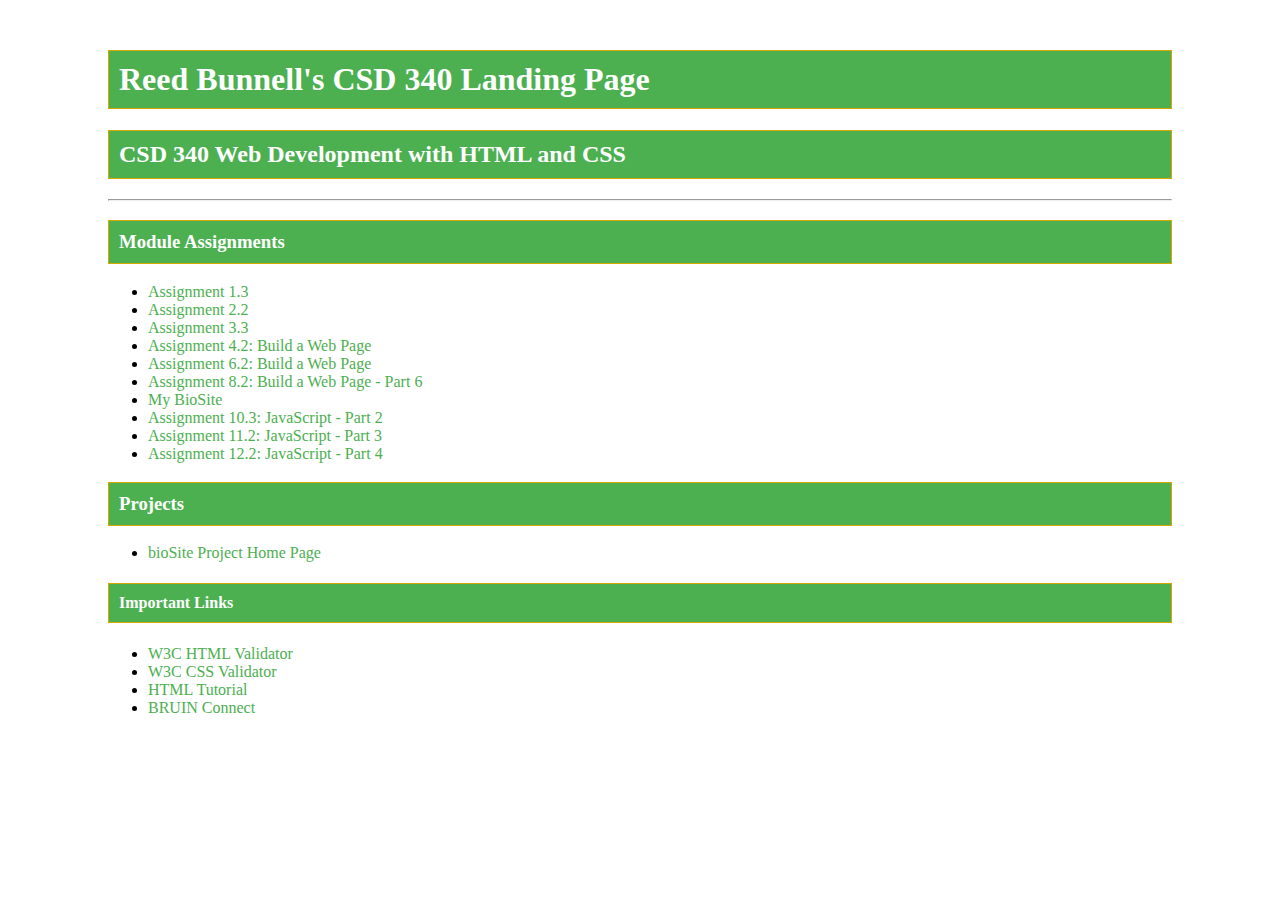
<file: index.html>
<!DOCTYPE html>
<html lang="en">
<head>
    <meta charset="UTF-8">
    <meta name="viewport" content="width=device-width, initial-scale=1.0">
    <title>Reed Bunnell CSD 340 Landing Page</title>
    <link rel="stylesheet" href="site.css">
</head>
<body>
    <div id="container">
        <h1>Reed Bunnell's CSD 340 Landing Page</h1>
        <h2>CSD 340 Web Development with HTML and CSS</h2>
        <hr>

        <h3>Module Assignments</h3>
        <ul>
            <li><a href="module-1/Bunnell_Mod1_3.html">Assignment 1.3</a></li>
            <li><a href="module-2/Bunnell_Mod2_2.html">Assignment 2.2</a></li>
            <li><a href="module-3/Bunnell_Mod3_3.html">Assignment 3.3</a></li>
            <li><a href="module-4/Bunnell_Mod4_2.html">Assignment 4.2: Build a Web Page</a></li>
            <li><a href="module-6/Bunnell_Mod6_2.html">Assignment 6.2: Build a Web Page</a></li>
            <li><a href="module-8/Bunnell_Mod8_2.html">Assignment 8.2: Build a Web Page - Part 6</a></li>
            <li><a href="biosite/index.html">My BioSite</a></li>
            <li><a href="module-10/Bunnell_Mod10.3.html">Assignment 10.3: JavaScript - Part 2</a></li>
            <li><a href="module-11/Bunnell_Mod11_2.html">Assignment 11.2: JavaScript - Part 3</a></li>
            <li><a href="module-12/Bunnell_Mod12_2.html">Assignment 12.2: JavaScript - Part 4</a></li>

        </ul>

        <h3>Projects</h3>
        <ul>
            <li><a href="biosite/index.html">bioSite Project Home Page</a></li>
        </ul>

        <h4>Important Links</h4>
        <ul>
            <li><a href="https://validator.w3.org/">W3C HTML Validator</a></li>
            <li><a href="http://jigsaw.w3.org/css-validator/">W3C CSS Validator</a></li>
            <li><a href="https://www.w3schools.com/html/">HTML Tutorial</a></li>
            <li><a href="https://bruinconnect.bellevue.edu/">BRUIN Connect</a></li>
        </ul>
    </div>
</body>
</html>
<!-- force redeploy: 2025-09-14T21:07:11 -->
<!-- force redeploy 2025-09-14T21:12:39 -->
<!-- trigger redeploy 2025-09-14T21:16:02 -->
<!-- trigger redeploy 2025-09-14T21:20:16 -->
<!-- redeploy 2025-09-14T21:28:26 -->
</file>
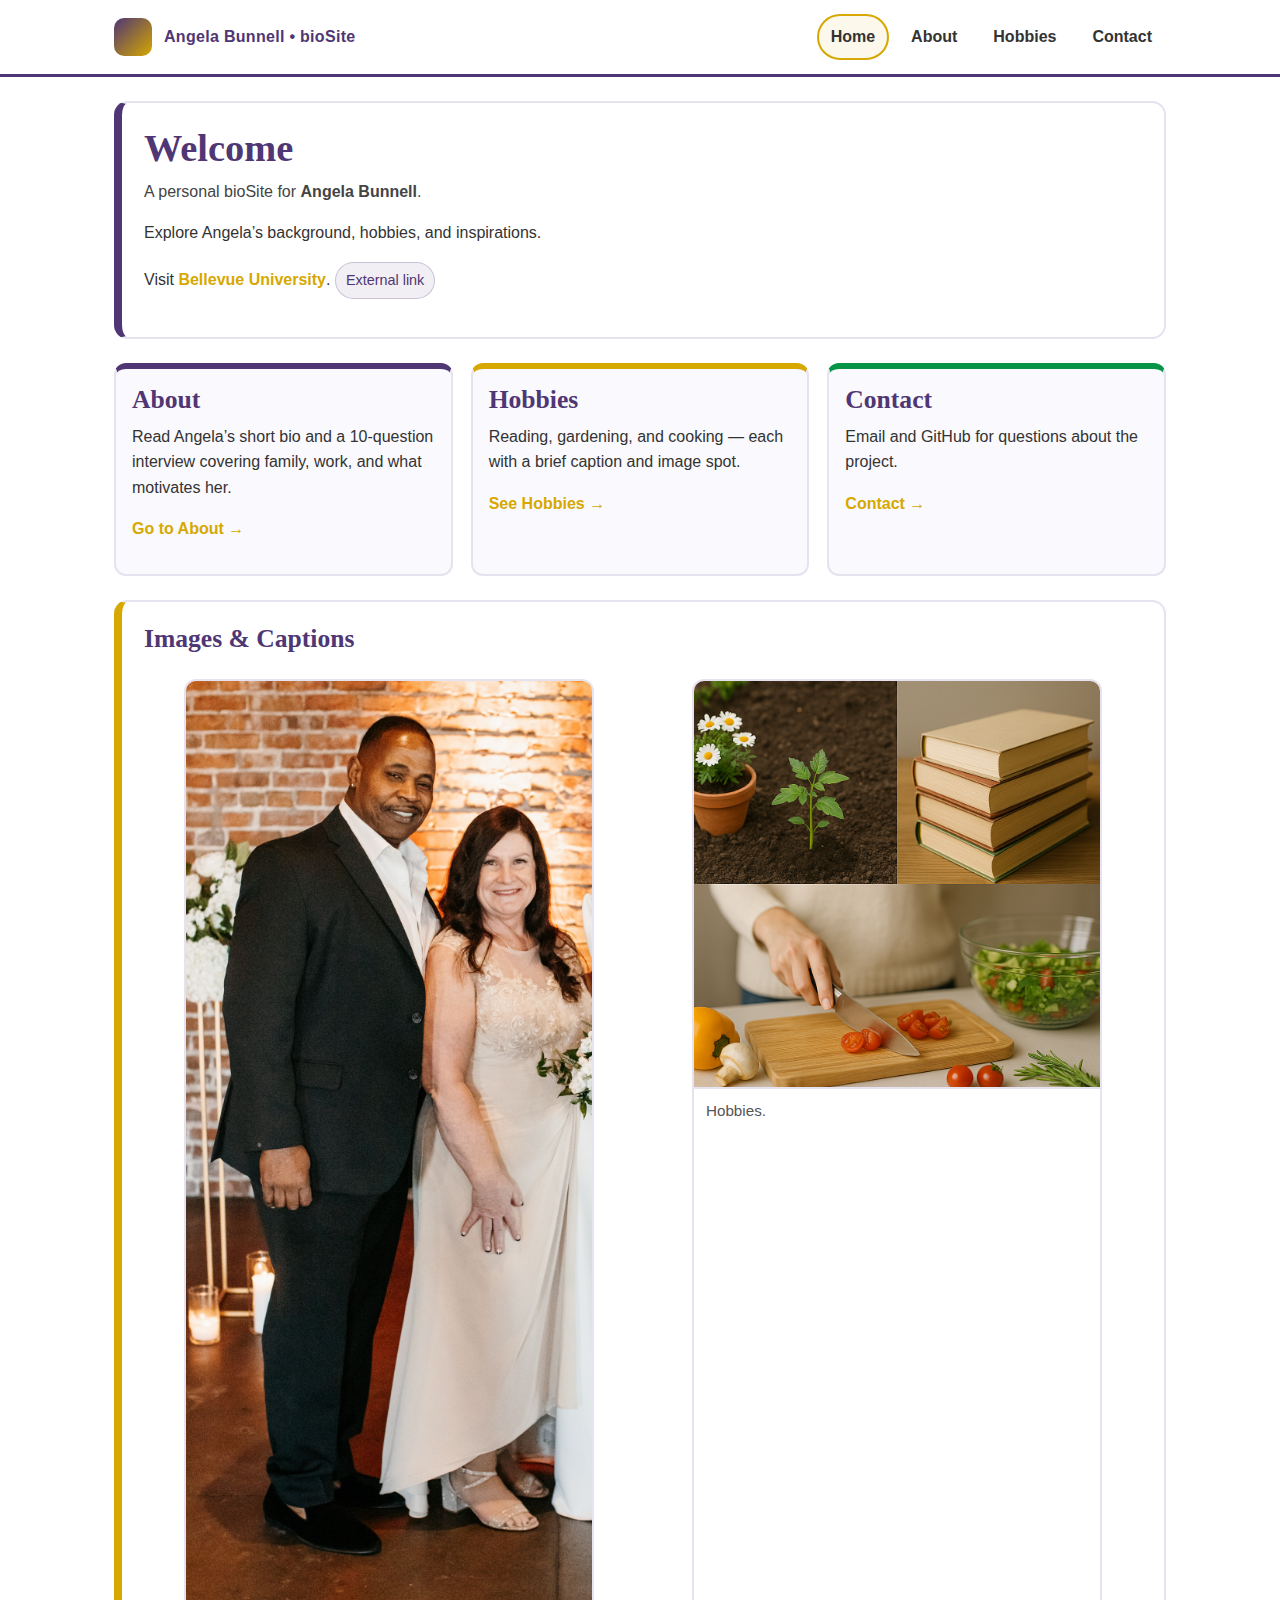
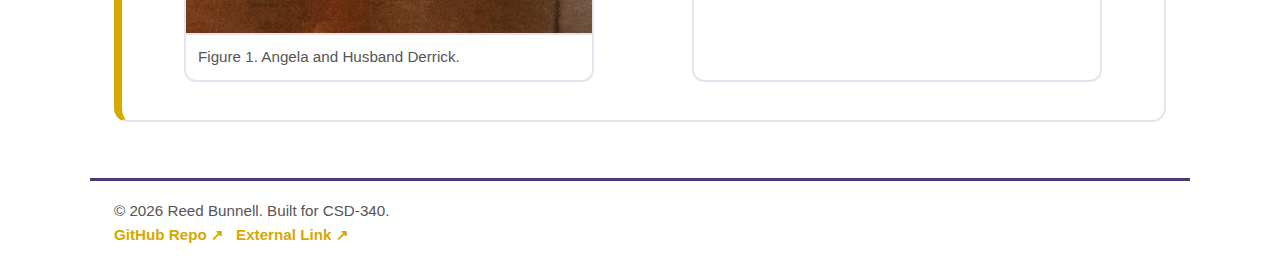
<file: biosite/index.html>
<!doctype html>
<html lang="en">
<head>
  <meta charset="utf-8" />
  <meta name="viewport" content="width=device-width,initial-scale=1" />
  <title>Angela Bunnell | bioSite</title>
  <link rel="stylesheet" href="styles.css" />
</head>
<body>
  <nav>
    <div class="navbar container" role="navigation" aria-label="Primary">
      <div class="brand">
        <div class="brand-logo" aria-hidden="true"></div>
        <div class="brand-name">Angela Bunnell • bioSite</div>
      </div>
      <div class="nav-links">
        <a class="nav-link" href="index.html" aria-current="page">Home</a>
        <a class="nav-link" href="about.html">About</a>
        <a class="nav-link" href="hobbies.html">Hobbies</a>
        <a class="nav-link" href="Contact.html">Contact</a>
      </div>
    </div>
  </nav>

  <main class="container">
    <section class="section">
      <h1>Welcome</h1>
      <p class="lead">
        A personal bioSite for <strong>Angela Bunnell</strong>.
      </p>
      <p>
        Explore Angela’s background, hobbies, and inspirations.
      </p>
      <p>
        Visit <a href="https://bellevue.edu" target="_blank" rel="noopener">Bellevue University</a>.
        <span class="badge">External link</span>
      </p>
    </section>

    <section class="grid">
      <article class="card card--purple">
        <h2>About</h2>
        <p>Read Angela’s short bio and a 10‑question interview covering family, work, and what motivates her.</p>
        <p><a href="about.html">Go to About →</a></p>
      </article>
      <article class="card">
        <h2>Hobbies</h2>
        <p>Reading, gardening, and cooking — each with a brief caption and image spot.</p>
        <p><a href="hobbies.html">See Hobbies →</a></p>
      </article>
      <article class="card card--green">
        <h2>Contact</h2>
        <p>Email and GitHub for questions about the project.</p>
        <p><a href="Contact.html">Contact →</a></p>
      </article>
    </section>

    <section class="section section--gold" aria-label="Images with captions">
      <h2>Images & Captions</h2>
      <div class="grid">
        <figure class="figure">
          <img class="responsive" src="assets/images/landing1.jpg" alt="Portrait placeholder" />
          <figcaption>Figure 1. Angela and Husband Derrick.</figcaption>
        </figure>
        <figure class="figure">
          <img class="responsive" src="assets/images/landing2.jpg" alt="Gallery placeholder" />
          <figcaption>Hobbies.</figcaption>
        </figure>
      </div>
    </section>
  </main>

  <footer class="footer container">
    <div>© <span id="year"></span> Reed Bunnell. Built for CSD‑340.</div>
    <ul class="inline">
      <li><a href="https://github.com/Mcdough12/bioSite" target="_blank" rel="noopener">GitHub Repo ↗</a></li>
      <li><a href="https://bellevue.edu" target="_blank" rel="noopener">External Link ↗</a></li>
    </ul>
    <script>document.getElementById("year").textContent = new Date().getFullYear();</script>
  </footer>
</body>
</html>
</file>
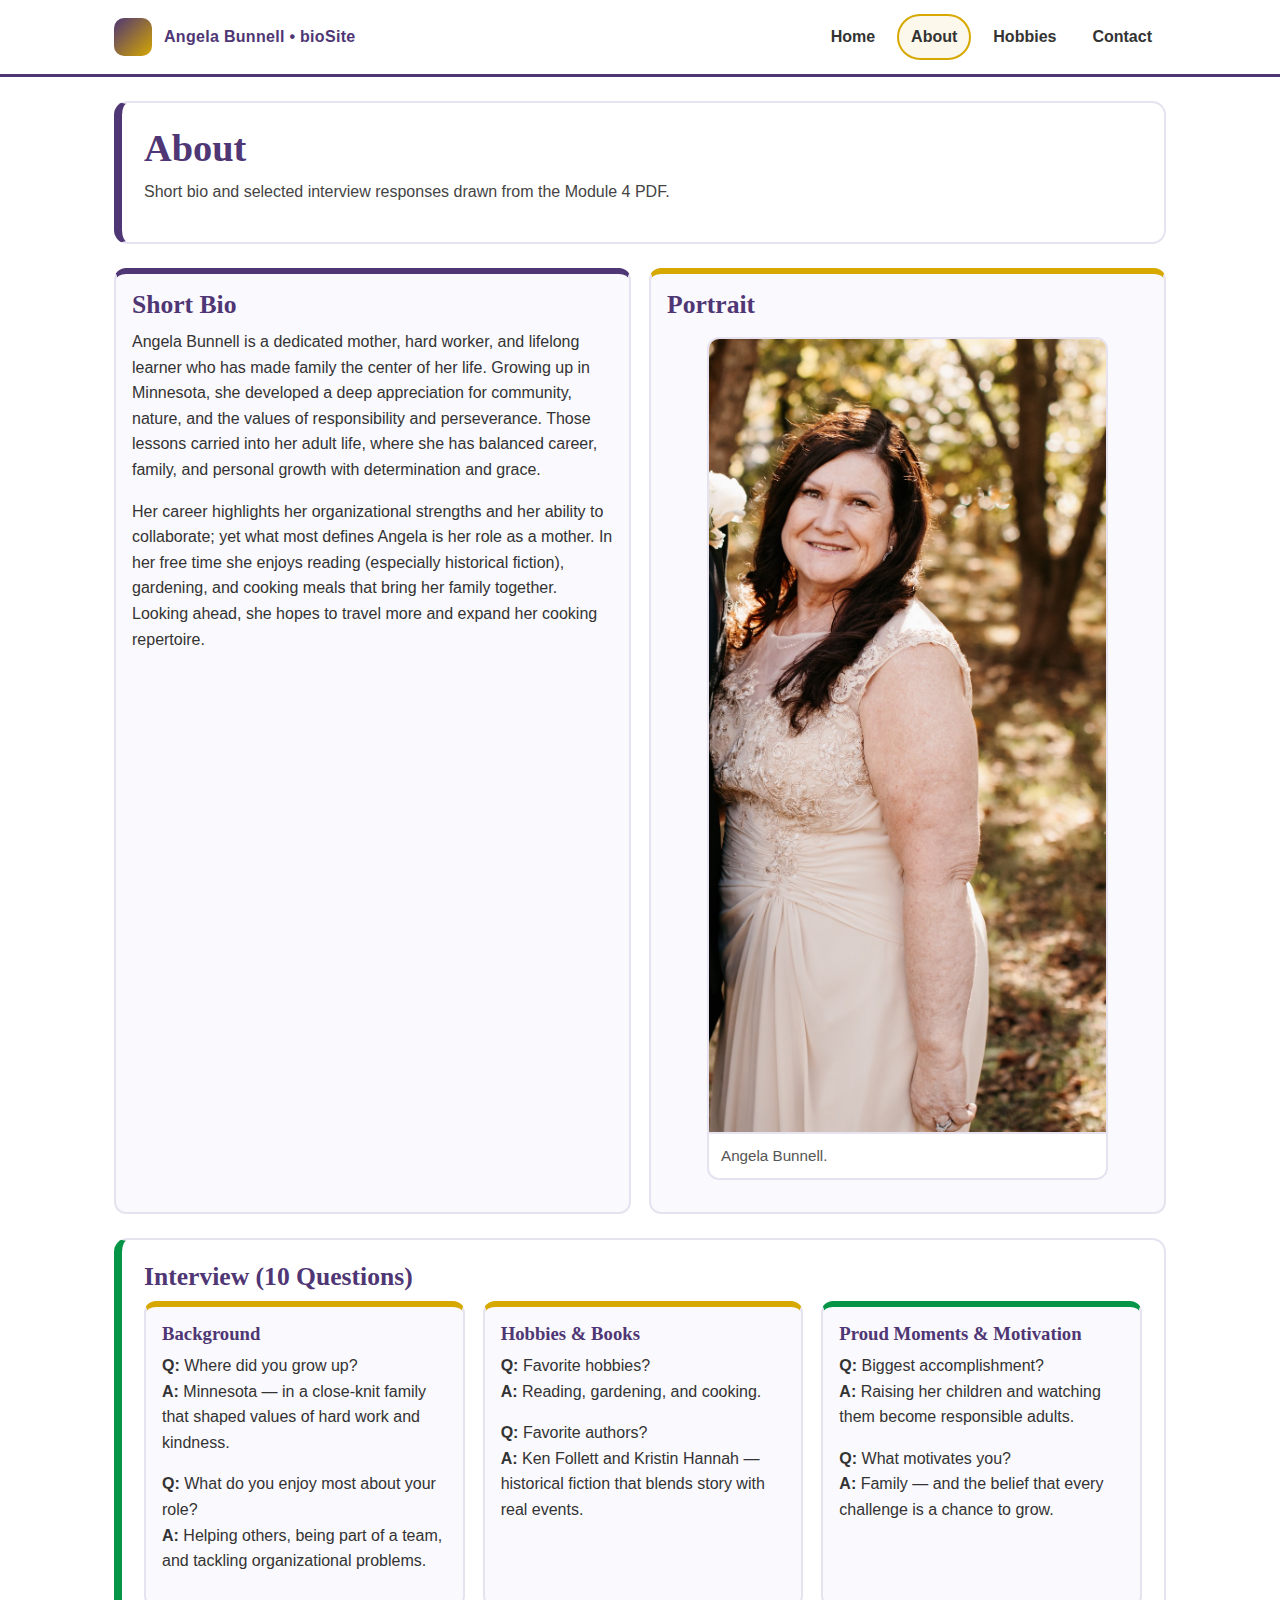
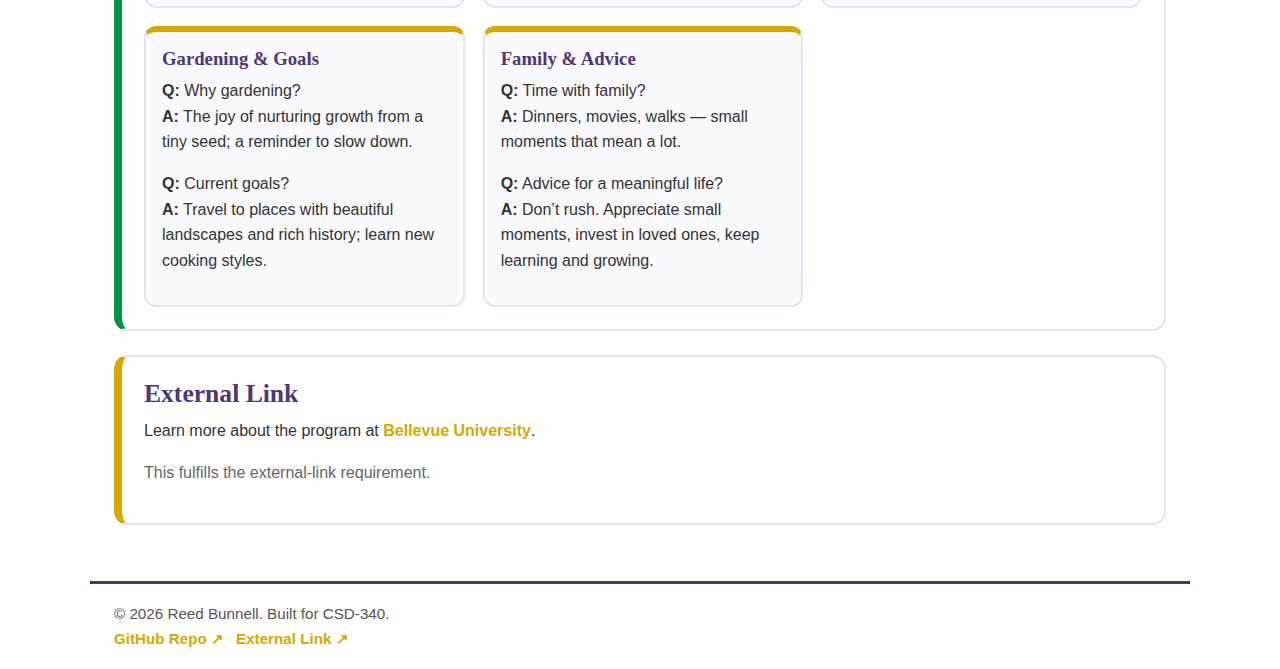
<file: biosite/about.html>
<!doctype html>
<html lang="en">
<head>
  <meta charset="utf-8" />
  <meta name="viewport" content="width=device-width,initial-scale=1" />
  <title>About • Angela Bunnell</title>
  <link rel="stylesheet" href="styles.css" />
</head>
<body>
  <nav>
    <div class="navbar container" role="navigation" aria-label="Primary">
      <div class="brand">
        <div class="brand-logo" aria-hidden="true"></div>
        <div class="brand-name">Angela Bunnell • bioSite</div>
      </div>
      <div class="nav-links">
        <a class="nav-link" href="index.html">Home</a>
        <a class="nav-link" href="about.html" aria-current="page">About</a>
        <a class="nav-link" href="hobbies.html">Hobbies</a>
        <a class="nav-link" href="Contact.html">Contact</a>
      </div>
    </div>
  </nav>

  <main class="container">
    <section class="section">
      <h1>About</h1>
      <p class="lead">Short bio and selected interview responses drawn from the Module&nbsp;4 PDF.</p>
    </section>

    <section class="grid" aria-label="Bio overview">
      <article class="card card--purple">
        <h2>Short Bio</h2>
        <p>Angela Bunnell is a dedicated mother, hard worker, and lifelong learner who has made family the center of her life. Growing up in Minnesota, she developed a deep appreciation for community, nature, and the values of responsibility and perseverance. Those lessons carried into her adult life, where she has balanced career, family, and personal growth with determination and grace.</p>
        <p>Her career highlights her organizational strengths and her ability to collaborate; yet what most defines Angela is her role as a mother. In her free time she enjoys reading (especially historical fiction), gardening, and cooking meals that bring her family together. Looking ahead, she hopes to travel more and expand her cooking repertoire.</p>
      </article>

    <article class="card">
  <h2>Portrait</h2>
  <figure class="figure">
    <img class="responsive" src="assets/images/portrait.jpg" alt="Portrait of Angela Bunnell" />
    <figcaption>Angela Bunnell.</figcaption>
  </figure>
</article>
    </section>

    <section class="section section--green" aria-label="Interview">
      <h2>Interview (10 Questions)</h2>
      <div class="grid">
        <article class="card">
          <h3>Background</h3>
          <p><strong>Q:</strong> Where did you grow up?<br>
             <strong>A:</strong> Minnesota — in a close‑knit family that shaped values of hard work and kindness.</p>
          <p><strong>Q:</strong> What do you enjoy most about your role?<br>
             <strong>A:</strong> Helping others, being part of a team, and tackling organizational problems.</p>
        </article>

        <article class="card">
          <h3>Hobbies & Books</h3>
          <p><strong>Q:</strong> Favorite hobbies?<br>
             <strong>A:</strong> Reading, gardening, and cooking.</p>
          <p><strong>Q:</strong> Favorite authors?<br>
             <strong>A:</strong> Ken Follett and Kristin Hannah — historical fiction that blends story with real events.</p>
        </article>

        <article class="card card--green">
          <h3>Proud Moments & Motivation</h3>
          <p><strong>Q:</strong> Biggest accomplishment?<br>
             <strong>A:</strong> Raising her children and watching them become responsible adults.</p>
          <p><strong>Q:</strong> What motivates you?<br>
             <strong>A:</strong> Family — and the belief that every challenge is a chance to grow.</p>
        </article>

        <article class="card">
          <h3>Gardening & Goals</h3>
          <p><strong>Q:</strong> Why gardening?<br>
             <strong>A:</strong> The joy of nurturing growth from a tiny seed; a reminder to slow down.</p>
          <p><strong>Q:</strong> Current goals?<br>
             <strong>A:</strong> Travel to places with beautiful landscapes and rich history; learn new cooking styles.</p>
        </article>

        <article class="card">
          <h3>Family & Advice</h3>
          <p><strong>Q:</strong> Time with family?<br>
             <strong>A:</strong> Dinners, movies, walks — small moments that mean a lot.</p>
          <p><strong>Q:</strong> Advice for a meaningful life?<br>
             <strong>A:</strong> Don’t rush. Appreciate small moments, invest in loved ones, keep learning and growing.</p>
        </article>
      </div>
    </section>

    <section class="section section--gold">
      <h2>External Link</h2>
      <p>Learn more about the program at <a href="https://bellevue.edu" target="_blank" rel="noopener">Bellevue University</a>.</p>
      <p class="muted">This fulfills the external‑link requirement.</p>
    </section>
  </main>

  <footer class="footer container">
    <div>© <span id="year"></span> Reed Bunnell. Built for CSD‑340.</div>
    <ul class="inline">
      <li><a href="https://github.com/Mcdough12/bioSite" target="_blank" rel="noopener">GitHub Repo ↗</a></li>
      <li><a href="https://bellevue.edu" target="_blank" rel="noopener">External Link ↗</a></li>
    </ul>
    <script>document.getElementById('year').textContent = new Date().getFullYear();</script>
  </footer>
</body>
</html>
</file>
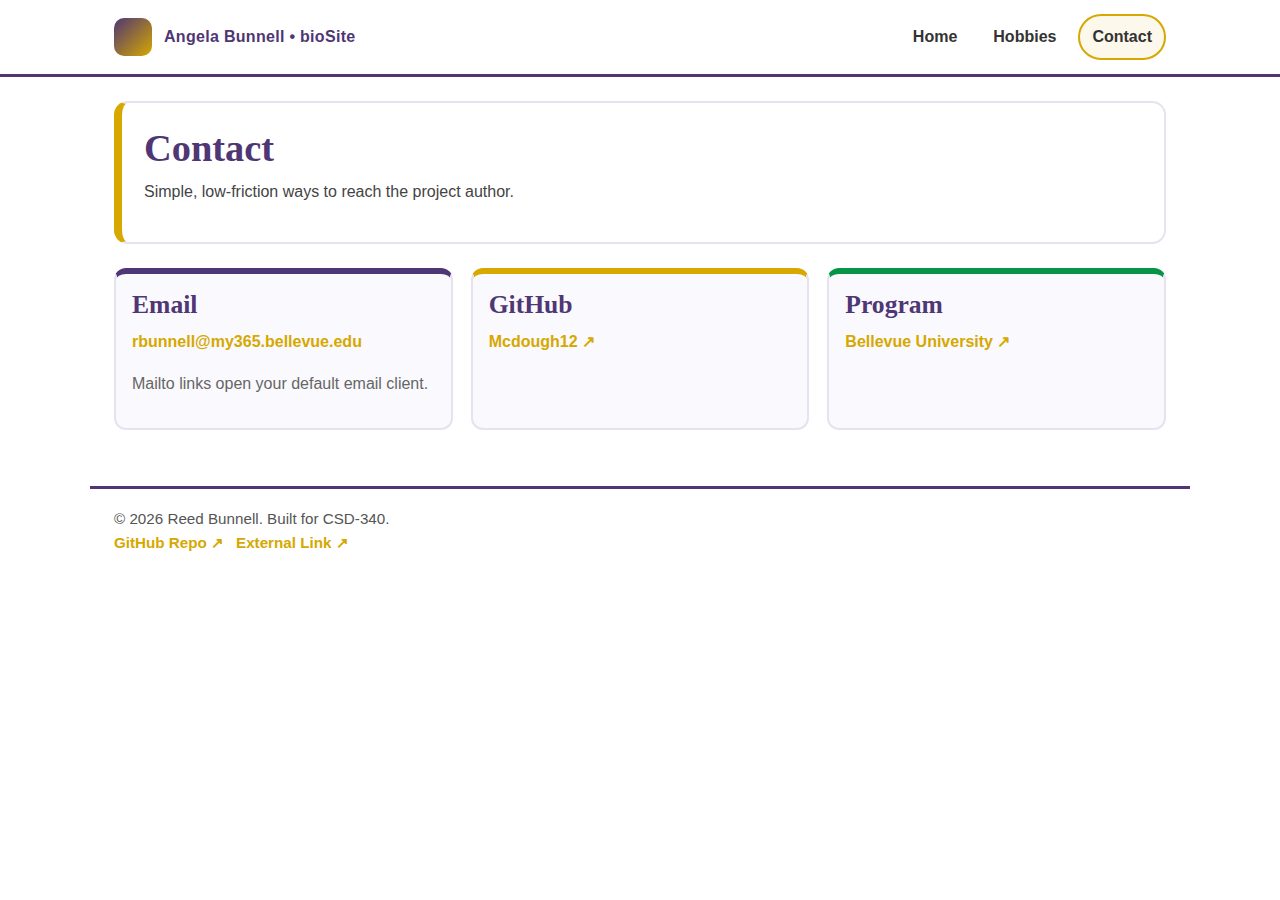
<file: biosite/Contact.html>
<!doctype html>
<html lang="en">
<head>
  <meta charset="utf-8" />
  <meta name="viewport" content="width=device-width,initial-scale=1" />
  <title>Contact • Angela Bunnell</title>
  <link rel="stylesheet" href="styles.css" />
</head>
<body>
  <nav>
    <div class="navbar container" role="navigation" aria-label="Primary">
      <div class="brand">
        <div class="brand-logo" aria-hidden="true"></div>
        <div class="brand-name">Angela Bunnell • bioSite</div>
      </div>
      <div class="nav-links">
        <a class="nav-link" href="index.html">Home</a>
        <a class="nav-link" href="hobbies.html">Hobbies</a>
        <a class="nav-link" href="Contact.html" aria-current="page">Contact</a>
      </div>
    </div>
  </nav>

  <main class="container">
    <section class="section section--gold">
      <h1>Contact</h1>
      <p class="lead">Simple, low‑friction ways to reach the project author.</p>
    </section>

    <section class="grid">
      <article class="card card--purple">
        <h2>Email</h2>
        <p><a href="mailto:rbunnell@my365.bellevue.edu">rbunnell@my365.bellevue.edu</a></p>
        <p class="muted">Mailto links open your default email client.</p>
      </article>

      <article class="card">
        <h2>GitHub</h2>
        <p><a href="https://github.com/Mcdough12" target="_blank" rel="noopener">Mcdough12 ↗</a></p>
      </article>

      <article class="card card--green">
        <h2>Program</h2>
        <p><a href="https://bellevue.edu" target="_blank" rel="noopener">Bellevue University ↗</a></p>
      </article>
    </section>
  </main>

  <footer class="footer container">
    <div>© <span id="year"></span> Reed Bunnell. Built for CSD‑340.</div>
    <ul class="inline">
      <li><a href="https://github.com/Mcdough12/bioSite" target="_blank" rel="noopener">GitHub Repo ↗</a></li>
      <li><a href="https://bellevue.edu" target="_blank" rel="noopener">External Link ↗</a></li>
    </ul>
    <script>document.getElementById('year').textContent = new Date().getFullYear();</script>
  </footer>
</body>
</html>
</file>
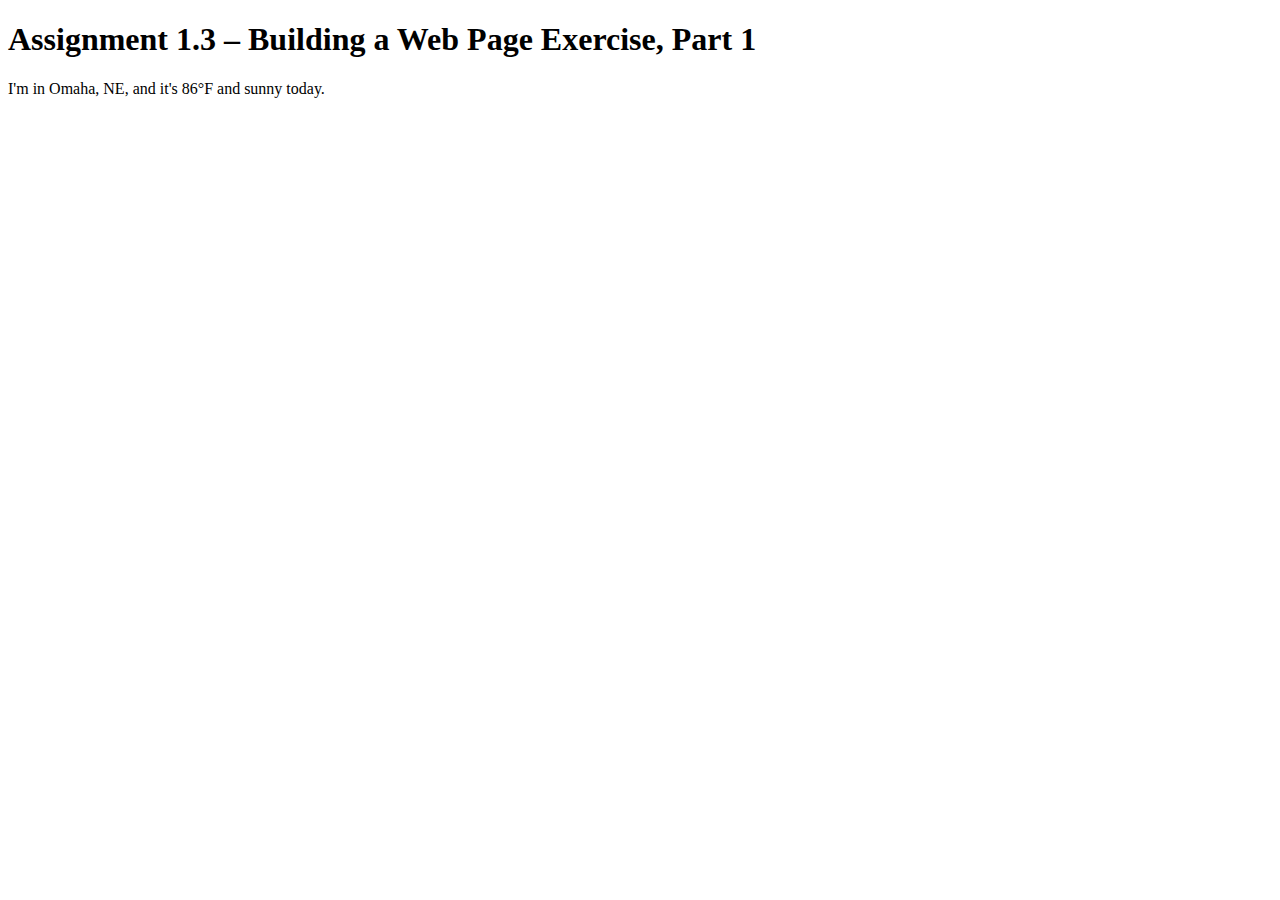
<file: module-1/Bunnell_Mod1_3.html>
<!DOCTYPE html>
<html lang="en">
<head>
  <meta charset="utf-8" />
  <meta name="viewport" content="width=device-width, initial-scale=1" />
  <title>CSD 340 Web Development with HTML and CSS</title>
</head>
<body>
  <h1>Assignment 1.3 – Building a Web Page Exercise, Part 1</h1>
  <p>I'm in Omaha, NE, and it's 86&deg;F and sunny today.</p>
</body>
</html>
</file>
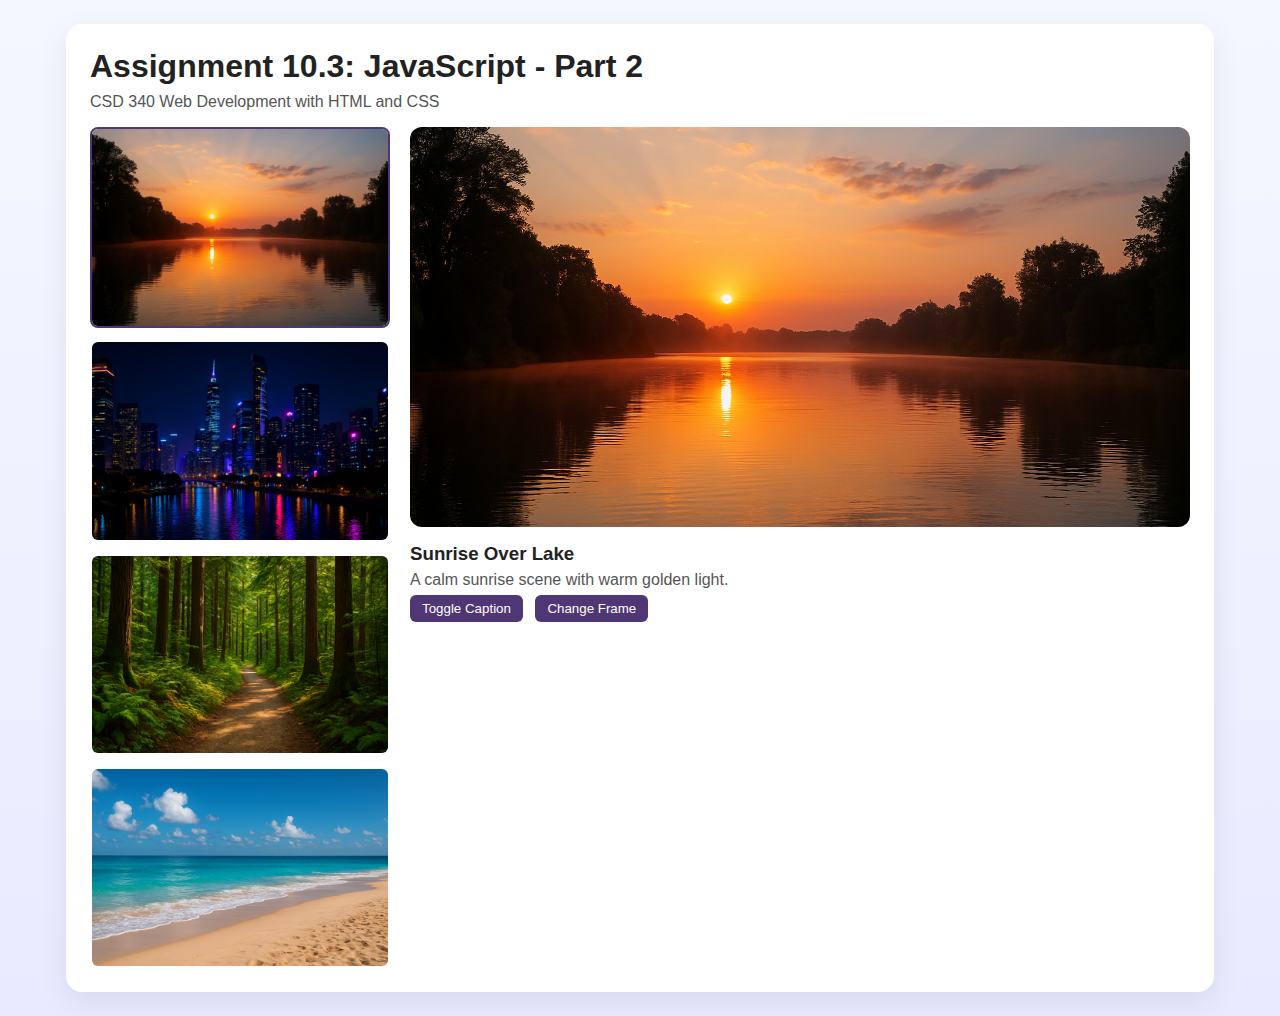
<file: module-10/Bunnell_Mod10.3.html>
<!DOCTYPE html>
<html lang="en">
<head>
  <meta charset="UTF-8" />
  <meta name="viewport" content="width=device-width, initial-scale=1" />
  <title>CSD 340 Web Development with HTML and CSS</title>
  <style>
    :root {
      --bg-1: #f5f7ff;
      --ink: #222;
      --ink-muted: #555;
      --accent: #4F3674;
      --card: #ffffff;
      --ring: rgba(79,54,116,0.25);
    }
    body {
      margin: 0;
      font-family: Arial, sans-serif;
      color: var(--ink);
      background: linear-gradient(180deg, var(--bg-1), #e8ebff);
      min-height: 100vh;
      display: flex;
      justify-content: center;
      align-items: center;
      padding: 24px;
    }
    .shell {
      width: min(1100px, 96vw);
      background: var(--card);
      border-radius: 16px;
      box-shadow: 0 10px 30px rgba(0,0,0,0.08);
      padding: 24px;
    }
    header h1 { margin: 0 0 8px; }
    header p { margin: 0 0 16px; color: var(--ink-muted); }

    .grid {
      display: grid;
      grid-template-columns: 300px 1fr;
      gap: 20px;
    }
    @media (max-width: 800px) {
      .grid { grid-template-columns: 1fr; }
    }
    .thumbs { display: grid; gap: 12px; }
    .thumb {
      border: 2px solid transparent;
      border-radius: 8px;
      overflow: hidden;
      cursor: pointer;
      transition: all 0.2s;
    }
    .thumb img {
      display: block;
      width: 100%;
      height: auto;
    }
    .thumb:hover { transform: scale(1.02); }
    .thumb.active { border-color: var(--accent); }

    .stage img {
      width: 100%;
      border-radius: 12px;
      max-height: 400px;
      object-fit: cover;
    }
    .meta { margin-top: 12px; }
    .meta h3 { margin: 0; }
    .meta p { margin: 6px 0; color: var(--ink-muted); }
    .btn {
      padding: 6px 12px;
      background: var(--accent);
      border: none;
      border-radius: 6px;
      color: white;
      cursor: pointer;
      margin-right: 8px;
    }
    .btn:hover { opacity: 0.9; }
  </style>
</head>
<body>
  <main class="shell">
    <header>
      <h1>Assignment 10.3: JavaScript - Part 2</h1>
      <p>CSD 340 Web Development with HTML and CSS</p>
    </header>

    <section class="grid">
      <!-- LEFT: Thumbnails -->
      <aside class="thumbs">
        <div class="thumb active" data-title="Sunrise Over Lake" data-desc="A calm sunrise scene with warm golden light." data-theme="sunrise" onclick="selectImage(this)">
          <img src="./images/sunrise.jpg" alt="Sunrise over a calm lake" />
        </div>
        <div class="thumb" data-title="City at Night" data-desc="A colorful city skyline glowing at night." data-theme="night" onclick="selectImage(this)">
          <img src="./images/city-night.jpg" alt="City skyline at night with neon lights" />
        </div>
        <div class="thumb" data-title="Forest Trail" data-desc="A peaceful trail winding through a sunlit forest." data-theme="forest" onclick="selectImage(this)">
          <img src="./images/forest-trail.jpg" alt="Forest trail surrounded by tall trees" />
        </div>
        <div class="thumb" data-title="Beach Day" data-desc="Sunny day at a sandy beach with turquoise water." data-theme="beach" onclick="selectImage(this)">
          <img src="./images/beach.jpg" alt="Sunny beach with clear blue water" />
        </div>
      </aside>

      <!-- RIGHT: Main Display -->
      <section class="stage">
        <img id="heroImg" src="./images/sunrise.jpg" alt="Selected hero image" />
        <div class="meta">
          <h3 id="heroTitle">Sunrise Over Lake</h3>
          <p id="heroDesc">A calm sunrise scene with warm golden light.</p>
          <button class="btn" onclick="toggleCaption()">Toggle Caption</button>
          <button class="btn" onclick="cycleFrame()">Change Frame</button>
        </div>
      </section>
    </section>
  </main>

  <script>
    const heroImg = document.getElementById('heroImg');
    const heroTitle = document.getElementById('heroTitle');
    const heroDesc = document.getElementById('heroDesc');
    const frames = ["none","4px solid #fff","6px solid #4F3674","8px double #222"];
    let frameIndex = 0;

    function selectImage(el) {
      document.querySelectorAll('.thumb').forEach(t => t.classList.remove('active'));
      el.classList.add('active');
      const img = el.querySelector('img');
      heroImg.src = img.src;
      heroImg.alt = img.alt;
      heroTitle.textContent = el.dataset.title;
      heroDesc.textContent = el.dataset.desc;
    }

    function toggleCaption() {
      heroDesc.style.display = (heroDesc.style.display === "none") ? "block" : "none";
      heroTitle.style.display = (heroTitle.style.display === "none") ? "block" : "none";
    }

    function cycleFrame() {
      frameIndex = (frameIndex + 1) % frames.length;
      heroImg.style.border = frames[frameIndex];
    }
  </script>
</body>
</html>
</file>
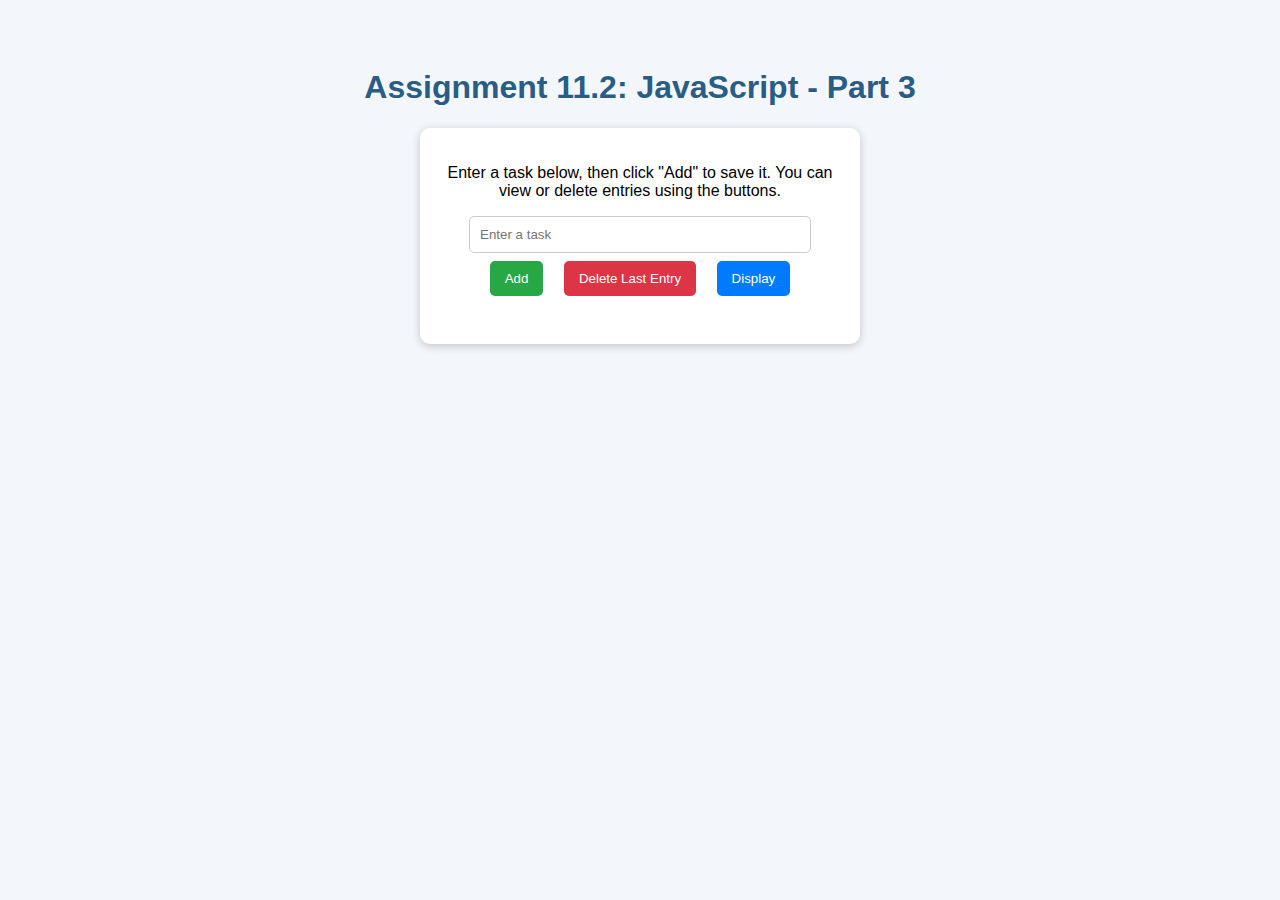
<file: module-11/Bunnell_Mod11_2.html>
<!DOCTYPE html>
<html lang="en">
<head>
    <meta charset="UTF-8">
    <meta name="viewport" content="width=device-width, initial-scale=1.0">
    <title>CSD 340 Web Development with HTML and CSS</title>
    <style>
        body {
            font-family: Arial, sans-serif;
            background-color: #f3f6fa;
            text-align: center;
            padding: 40px;
        }
        h1 {
            color: #2a5d84;
        }
        #todoContainer {
            background-color: white;
            border-radius: 10px;
            padding: 20px;
            width: 400px;
            margin: 0 auto;
            box-shadow: 0 2px 10px rgba(0,0,0,0.2);
        }
        input[type="text"] {
            width: 80%;
            padding: 10px;
            border-radius: 5px;
            border: 1px solid #ccc;
        }
        button {
            margin: 8px;
            padding: 10px 15px;
            border: none;
            border-radius: 5px;
            color: white;
            cursor: pointer;
        }
        #addBtn { background-color: #28a745; }
        #deleteBtn { background-color: #dc3545; }
        #displayBtn { background-color: #007bff; }
        ul {
            text-align: left;
            margin-top: 20px;
        }
        li {
            padding: 4px 0;
        }
    </style>
</head>
<body>

    <h1>Assignment 11.2: JavaScript - Part 3</h1>
    <div id="todoContainer">
        <p>Enter a task below, then click "Add" to save it. You can view or delete entries using the buttons.</p>
        <input type="text" id="taskInput" placeholder="Enter a task">
        <br>
        <button id="addBtn" onclick="addTask()">Add</button>
        <button id="deleteBtn" onclick="deleteLast()">Delete Last Entry</button>
        <button id="displayBtn" onclick="displayTasks()">Display</button>
        <ul id="taskList"></ul>
    </div>

    <script>
        // Array to store tasks
        let tasks = [];

        // Add a task
        function addTask() {
            const input = document.getElementById("taskInput").value.trim();
            if (input === "") {
                alert("Please enter a task before adding.");
                return;
            }
            tasks.push(input);
            alert("Task Added: '" + input + "' at position " + tasks.length);
            document.getElementById("taskInput").value = ""; // clear textbox
        }

        // Delete last task
        function deleteLast() {
            if (tasks.length === 0) {
                alert("No tasks to delete!");
            } else {
                const removed = tasks.pop();
                alert("Deleted: '" + removed + "'");
            }
        }

        // Display all tasks
        function displayTasks() {
            const list = document.getElementById("taskList");
            list.innerHTML = ""; // clear list before redisplaying
            if (tasks.length === 0) {
                list.innerHTML = "<li>No tasks available.</li>";
                return;
            }
            for (let i = 0; i < tasks.length; i++) {
                const li = document.createElement("li");
                li.textContent = (i + 1) + ". " + tasks[i];
                list.appendChild(li);
            }
        }
    </script>

</body>
</html>
</file>
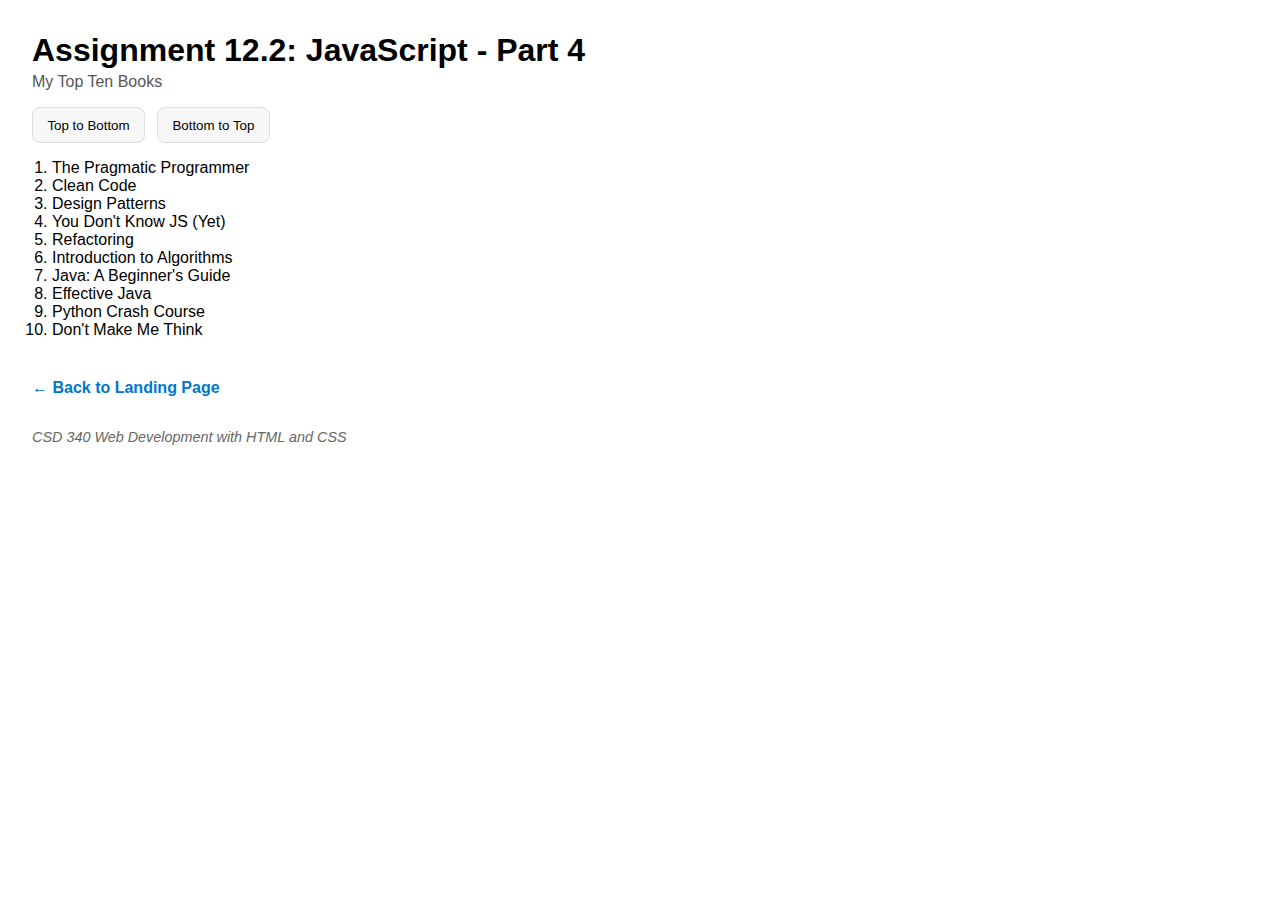
<file: module-12/Bunnell_Mod12_2.html>
<!DOCTYPE html>
<html lang="en">
<head>
  <meta charset="UTF-8" />
  <title>CSD 340 Web Development with HTML and CSS</title>
  <meta name="viewport" content="width=device-width, initial-scale=1" />
  <style>
    body { font-family: Arial, Helvetica, sans-serif; margin: 2rem; }
    h1 { margin-bottom: 0.25rem; }
    .subhead { color: #555; margin-top: 0; }
    .controls { display: flex; gap: 0.75rem; margin: 1rem 0; }
    button {
      cursor: pointer; border: 1px solid #ddd; padding: 0.6rem 0.9rem; border-radius: 8px;
      background: #f7f7f7;
    }
    button:hover { background: #efefef; }
    ol { padding-left: 1.25rem; }
    footer { margin-top: 2rem; font-size: 0.9rem; color: #666; }
    .note { font-size: 0.9rem; color: #666; margin-top: 0.5rem; }
    .back-link {
      display: inline-block;
      margin-top: 1.5rem;
      text-decoration: none;
      color: #0077cc;
      font-weight: bold;
    }
    .back-link:hover { text-decoration: underline; }
  </style>
</head>
<body>
  <h1>Assignment 12.2: JavaScript - Part 4</h1>
  <p class="subhead">My Top Ten Books</p>

  <div class="controls">
    <button id="btnTop">Top to Bottom</button>
    <button id="btnBottom">Bottom to Top</button>
  </div>

  <ol id="bookList" start="1" aria-live="polite"></ol>

  <a href="../index.html" class="back-link">← Back to Landing Page</a>

  <footer>
    <em>CSD 340 Web Development with HTML and CSS</em>
  </footer>

  <script>
    const books = [
      "The Pragmatic Programmer",
      "Clean Code",
      "Design Patterns",
      "You Don't Know JS (Yet)",
      "Refactoring",
      "Introduction to Algorithms",
      "Java: A Beginner's Guide",
      "Effective Java",
      "Python Crash Course",
      "Don't Make Me Think"
    ];

    const listEl = document.getElementById("bookList");

    function render(list) {
      listEl.innerHTML = list.map(title => `<li>${title}</li>`).join("");
    }

    function topToBottom() {
      render(books.slice());
    }

    function bottomToTop() {
      render(books.slice().reverse());
    }

    document.getElementById("btnTop").addEventListener("click", topToBottom);
    document.getElementById("btnBottom").addEventListener("click", bottomToTop);

    topToBottom();
  </script>
</body>
</html>
</file>
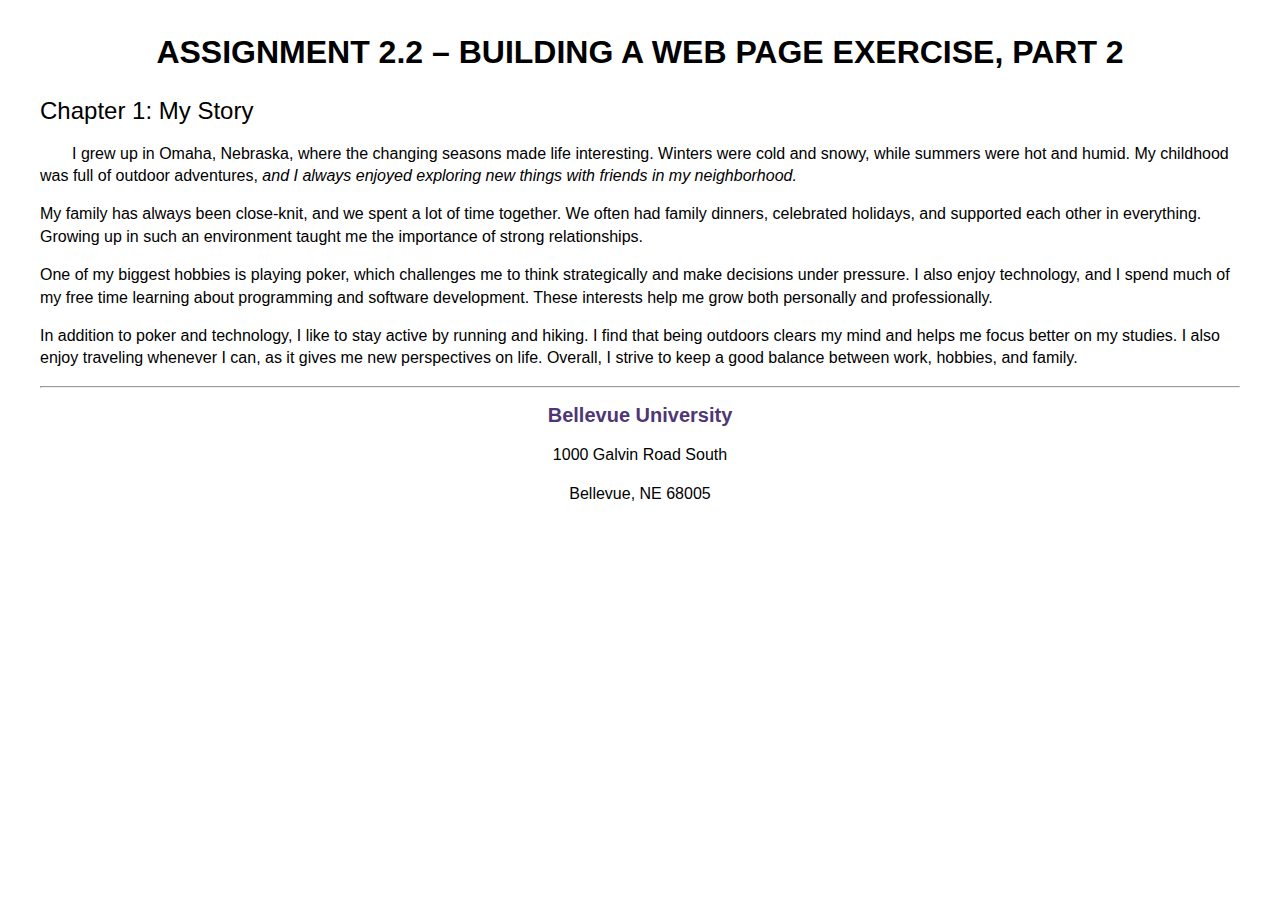
<file: module-2/Bunnell_Mod2_2.html>
<!DOCTYPE html>
<html lang="en">
<head>
  <meta charset="utf-8" />
  <meta name="description" content="Assignment 2.2 – Building a Web Page Exercise, Part 2" />
  <meta name="keywords" content="CSD 340, HTML, CSS, Assignment 2.2" />
  <meta name="author" content="Reed Bunnell" />
  <meta name="viewport" content="width=device-width, initial-scale=1.0" />

  <title>CSD 340 Development with HTML and CSS</title>
  <link rel="stylesheet" href="Bunnell_Mod2_2.css" />
</head>
<body>
  <!-- Documentation -->
  <!-- Author: Reed Bunnell | Assignment: Module 2.2 -->

  <div id="container">
    <h1>Assignment 2.2 – Building a Web Page Exercise, Part 2</h1>
    <h2>Chapter 1: My Story</h2>

    <p class="intro">
      I grew up in Omaha, Nebraska, where the changing seasons made life interesting. Winters were cold and snowy, while summers were hot and humid. 
      My childhood was full of outdoor adventures, <span class="sentence">and I always enjoyed exploring new things with friends in my neighborhood.</span>
    </p>

    <p>
      My family has always been close-knit, and we spent a lot of time together. We often had family dinners, celebrated holidays, and supported each other in everything. 
      Growing up in such an environment taught me the importance of strong relationships.
    </p>

    <p>
      One of my biggest hobbies is playing poker, which challenges me to think strategically and make decisions under pressure. 
      I also enjoy technology, and I spend much of my free time learning about programming and software development. 
      These interests help me grow both personally and professionally.
    </p>

    <p>
      In addition to poker and technology, I like to stay active by running and hiking. I find that being outdoors clears my mind and helps me focus better on my studies. 
      I also enjoy traveling whenever I can, as it gives me new perspectives on life. 
      Overall, I strive to keep a good balance between work, hobbies, and family.
    </p>

    <hr />

    <address>
      <p><a href="https://www.bellevue.edu" target="_blank">Bellevue University</a></p>
      <p>1000 Galvin Road South</p>
      <p>Bellevue, NE 68005</p>
    </address>
  </div>
</body>
</html>
</file>
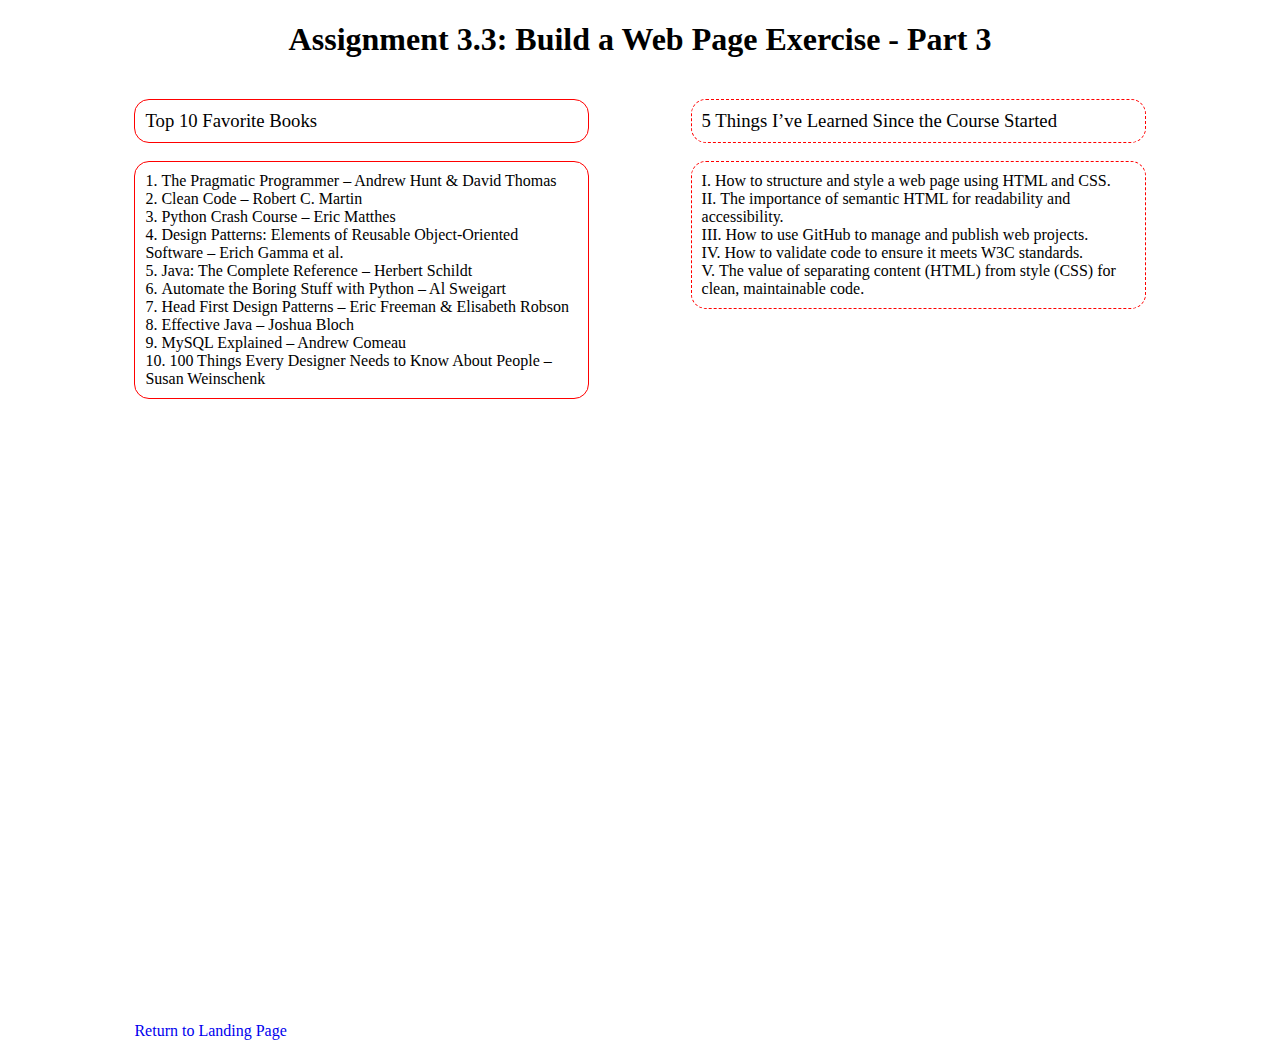
<file: module-3/Bunnell_Mod3_3.html>
<!DOCTYPE html>
<html lang="en">
<head>
    <meta charset="UTF-8">
    <meta name="viewport" content="width=device-width, initial-scale=1.0">
    <title>CSD 340 Web Development with HTML and CSS</title>
    <link rel="stylesheet" href="Bunnell_Mod3_3.css">
</head>
<body>
    <div id="container">
        <h1>Assignment 3.3: Build a Web Page Exercise - Part 3</h1>
        
        <div class="columns">
            <!-- Left Div -->
            <div id="left">
                <h3>Top 10 Favorite Books</h3>
                <ol>
                    <li>The Pragmatic Programmer – Andrew Hunt & David Thomas</li>
                    <li>Clean Code – Robert C. Martin</li>
                    <li>Python Crash Course – Eric Matthes</li>
                    <li>Design Patterns: Elements of Reusable Object-Oriented Software – Erich Gamma et al.</li>
                    <li>Java: The Complete Reference – Herbert Schildt</li>
                    <li>Automate the Boring Stuff with Python – Al Sweigart</li>
                    <li>Head First Design Patterns – Eric Freeman & Elisabeth Robson</li>
                    <li>Effective Java – Joshua Bloch</li>
                    <li>MySQL Explained – Andrew Comeau</li>
                    <li>100 Things Every Designer Needs to Know About People – Susan Weinschenk</li>
                </ol>
            </div>
            
            <!-- Right Div -->
            <div id="right">
                <h3>5 Things I’ve Learned Since the Course Started</h3>
                <ul>
                    <li>How to structure and style a web page using HTML and CSS.</li>
                    <li>The importance of semantic HTML for readability and accessibility.</li>
                    <li>How to use GitHub to manage and publish web projects.</li>
                    <li>How to validate code to ensure it meets W3C standards.</li>
                    <li>The value of separating content (HTML) from style (CSS) for clean, maintainable code.</li>
                </ul>
            </div>
        </div>
        
        <div id="bottom">
            <a href="../index.html">Return to Landing Page</a>
        </div>
    </div>
</body>
</html>
</file>
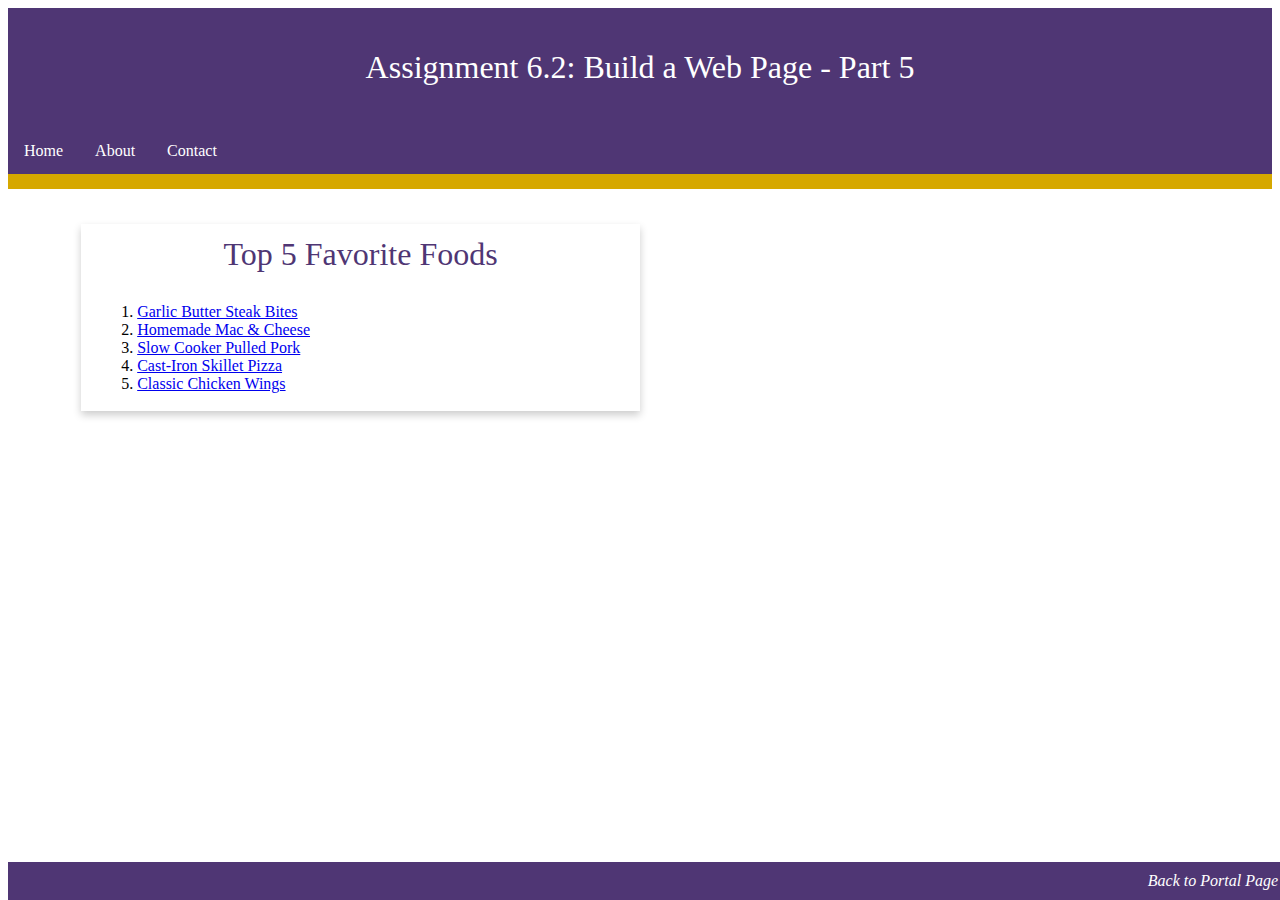
<file: module-6/Bunnell_Mod6_2.html>
<!DOCTYPE html>
<html lang="en">
<head>
  <meta charset="UTF-8" />
  <meta name="viewport" content="width=device-width, initial-scale=1.0"/>
  <title>CSD 340 Web Development with HTML and CSS</title>

  <!-- Link to CSS -->
  <link rel="stylesheet" href="Bunnell_Mod6_2.css">
</head>
<body>

  <!-- header element -->
  <header>
    <h1>Assignment 6.2: Build a Web Page - Part 5</h1>
  </header>

  <!-- navbar div -->
  <div id="navbar">
    <a href="#">Home</a>
    <a href="#">About</a>
    <a href="#">Contact</a>
  </div>

  <!-- container div -->
  <div id="container">
    <div class="card">
      <div class="card-title">Top 5 Favorite Foods</div>
      <div class="card-content">
        <ol>
          <li><a href="https://www.allrecipes.com/recipe/270712/garlic-butter-steak-bites/" target="_blank" rel="noopener">Garlic Butter Steak Bites</a></li>
          <li><a href="https://www.allrecipes.com/recipe/11679/homemade-mac-and-cheese/" target="_blank" rel="noopener">Homemade Mac &amp; Cheese</a></li>
          <li><a href="https://www.allrecipes.com/recipe/229156/slow-cooker-pulled-pork/" target="_blank" rel="noopener">Slow Cooker Pulled Pork</a></li>
          <li><a href="https://www.allrecipes.com/recipe/228293/cast-iron-pizza/" target="_blank" rel="noopener">Cast-Iron Skillet Pizza</a></li>
          <li><a href="https://www.allrecipes.com/recipe/279361/classic-chicken-wings/" target="_blank" rel="noopener">Classic Chicken Wings</a></li>
        </ol>
      </div>
    </div>
  </div>

  <!-- footer element -->
  <footer>
    <p>
      <a href="../index.html">Back to Portal Page</a>
    </p>
  </footer>

</body>
</html>
</file>
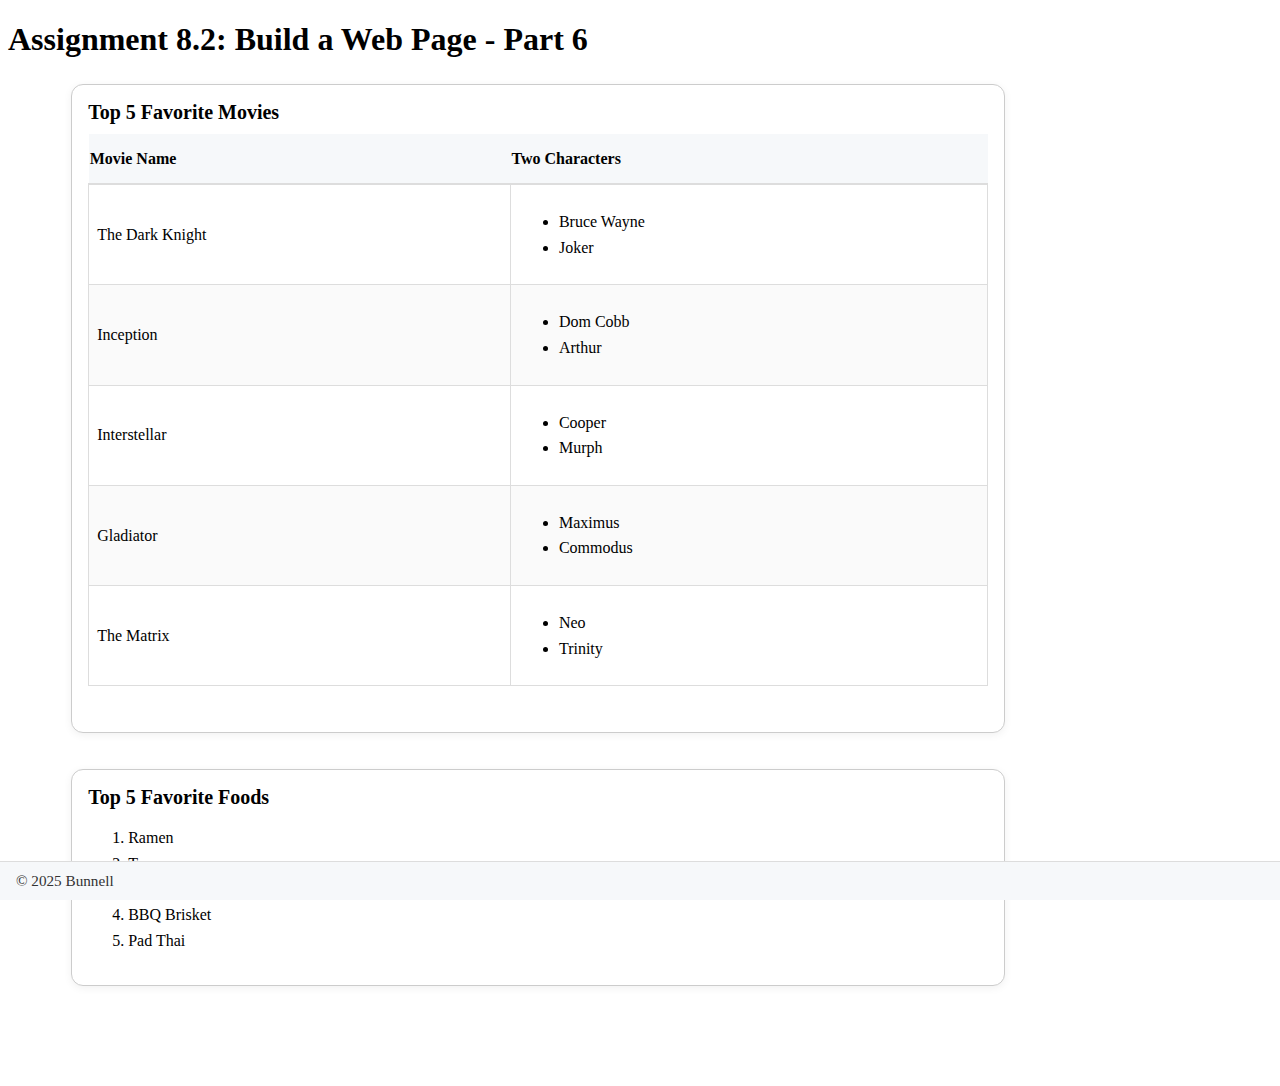
<file: module-8/Bunnell_Mod8_2.html>
<!doctype html>
<html lang="en">
<head>
  <meta charset="utf-8" />
  <meta name="viewport" content="width=device-width, initial-scale=1" />
  <title>CSD 340 Web Development with HTML and CSS</title>

  <!-- Link to the Module 8 CSS -->
  <link rel="stylesheet" href="Bunnell_Mod8_2.css" />
</head>
<body>
  <header>
    <h1>Assignment 8.2: Build a Web Page - Part 6</h1>
  </header>

  <main class="container">

    <!-- Card 1: Top 5 Favorite Movies -->
    <div class="card" id="movies-card">
      <div class="card-title">Top 5 Favorite Movies</div>
      <div class="card-content">
        <table id="movies">
          <thead>
            <tr>
              <th>Movie Name</th>
              <th>Two Characters</th>
            </tr>
          </thead>
          <tbody>
            <tr>
              <td>The Dark Knight</td>
              <td>
                <ul>
                  <li>Bruce Wayne</li>
                  <li>Joker</li>
                </ul>
              </td>
            </tr>
            <tr>
              <td>Inception</td>
              <td>
                <ul>
                  <li>Dom Cobb</li>
                  <li>Arthur</li>
                </ul>
              </td>
            </tr>
            <tr>
              <td>Interstellar</td>
              <td>
                <ul>
                  <li>Cooper</li>
                  <li>Murph</li>
                </ul>
              </td>
            </tr>
            <tr>
              <td>Gladiator</td>
              <td>
                <ul>
                  <li>Maximus</li>
                  <li>Commodus</li>
                </ul>
              </td>
            </tr>
            <tr>
              <td>The Matrix</td>
              <td>
                <ul>
                  <li>Neo</li>
                  <li>Trinity</li>
                </ul>
              </td>
            </tr>
          </tbody>
        </table>
      </div>
    </div>

    <!-- Two line breaks between the two cards -->
    <br /><br />

    <!-- Card 2: Favorite Foods (copied format from prior assignment) -->
    <div class="card" id="foods-card">
      <div class="card-title">Top 5 Favorite Foods</div>
      <div class="card-content">
        <ol>
          <li>Ramen</li>
          <li>Tacos</li>
          <li>Sushi</li>
          <li>BBQ Brisket</li>
          <li>Pad Thai</li>
        </ol>
      </div>
    </div>

  </main>

  <footer>
    &copy; 2025 Bunnell
  </footer>
</body>
</html>
</file>
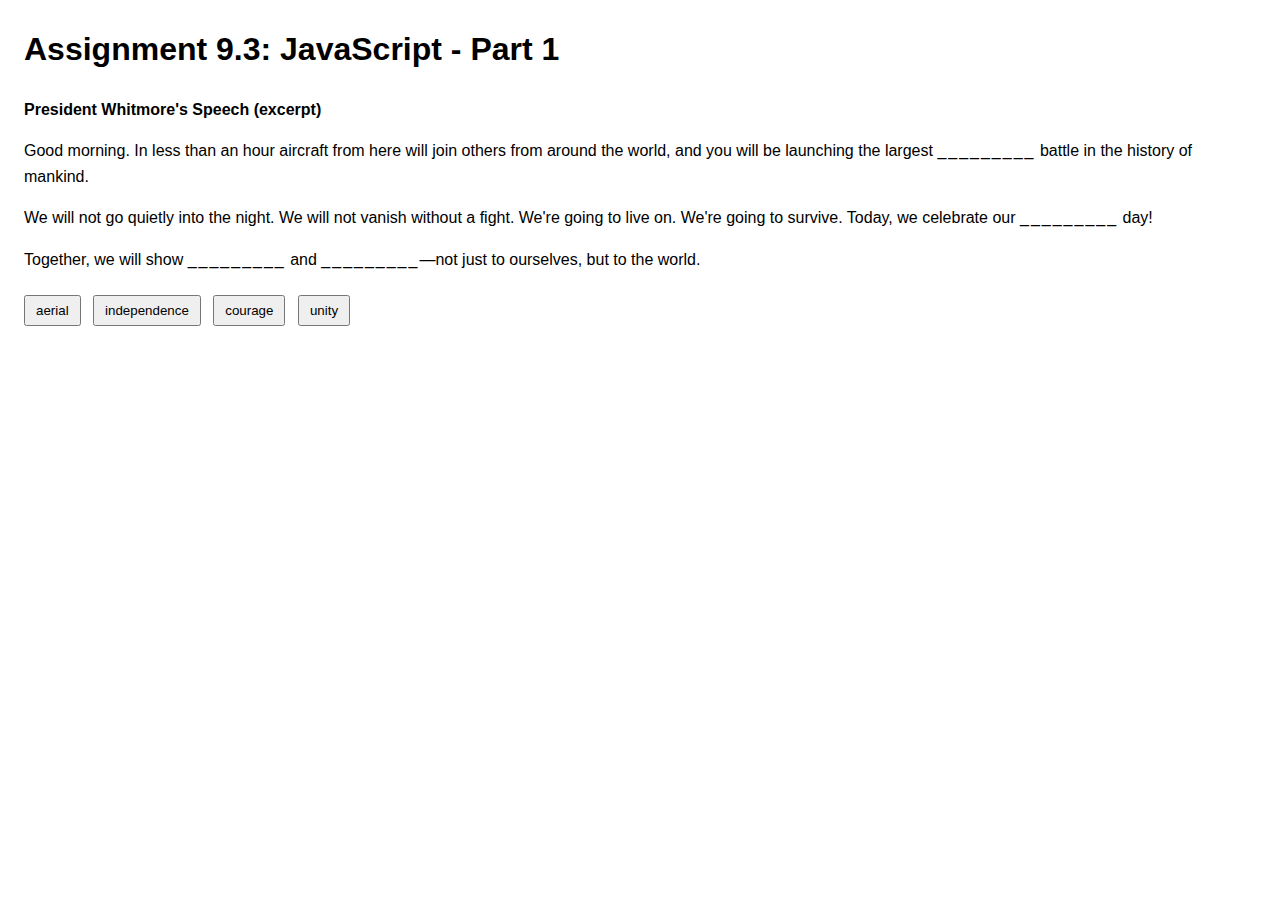
<file: module-9/Bunnell_Mod9_3.html>
<!DOCTYPE html>
<html lang="en">
<!--
  Assignment 9.3
  Student: Bunnell
-->
<head>
  <meta charset="UTF-8" />
  <title>CSD 340 Web Development with HTML and CSS</title>
  <style>
    body{font-family: Arial, sans-serif; line-height:1.6; margin:24px;}
    h1{margin-top:0;}
    button{margin:6px 8px 6px 0; padding:6px 10px;}
    .blank{letter-spacing:2px;}
  </style>
  <script>
    // Four variables for the four blanks
    var firstVariableValue  = "aerial";
    var secondVariableValue = "independence";
    var thirdVariableValue  = "courage";
    var fourthVariableValue = "unity";
  </script>
</head>
<body>
  <h1>Assignment 9.3: JavaScript - Part 1</h1>

  <p><strong>President Whitmore's Speech (excerpt)</strong></p>

  <p>
    Good morning. In less than an hour aircraft from here will join others from around the world,
    and you will be launching the largest <span id="aerial" class="blank">_________</span> battle
    in the history of mankind.
  </p>

  <p>
    We will not go quietly into the night. We will not vanish without a fight. We're going to live on.
    We're going to survive. Today, we celebrate our <span id="independence" class="blank">_________</span> day!
  </p>

  <p>
    Together, we will show <span id="courage" class="blank">_________</span> and
    <span id="unity" class="blank">_________</span>—not just to ourselves, but to the world.
  </p>

  <p>
    <!-- One button per span that fills in the blank -->
    <button type="button"
      onclick="document.getElementById('aerial').textContent = firstVariableValue">aerial</button>

    <button type="button"
      onclick="document.getElementById('independence').textContent = secondVariableValue">independence</button>

    <button type="button"
      onclick="document.getElementById('courage').textContent = thirdVariableValue">courage</button>

    <button type="button"
      onclick="document.getElementById('unity').textContent = fourthVariableValue">unity</button>
  </p>
</body>
</html>
</file>
<file: site.css>
#container {
    margin-top: 50px;
    margin-left: 100px;
    margin-right: 100px;
}

h1, h2, h3, h4 {
    background-color: #4CAF50; /* Example background color */
    color: white; /* Contrast text color */
    border: 1px solid #D6A800;
    padding: 10px;
}

a {
    color: #4CAF50; /* Match with your background color */
    text-decoration: none;
}

a:hover {
    color: #D6A800; /* Hover effect color */
}

a:visited {
    color: #D6A800; /* Visited link color */
}
</file>
<file: biosite/styles.css>
/* ===== Base Theme (Module 4 Style Guide) ===== */
:root{
  --primary:#4F3674;    /* Purple */
  --secondary:#D6A800;  /* Gold */
  --accent:#069546;     /* Green */
  --neutral:#333333;    /* Neutral dark text */
  --bg:#ffffff;         /* Light background for Module 4 */
  --panel:#faf9fd;      /* Subtle panel tint */
  --border:#e6e2f0;     /* Soft border */
  --radius:14px;
  --maxw:1100px;
}

/* Reset & base */
*{box-sizing:border-box}
html,body{margin:0;padding:0}
body{
  font-family: Arial, sans-serif; /* Body font per guide */
  background: var(--bg);
  color: var(--neutral);
  line-height: 1.6;
}

/* Typography */
h1,h2,h3{
  font-family: Georgia, serif; /* Headings per guide */
  line-height:1.2;
  margin:0 0 .5rem;
  color: var(--primary);
}
h1{font-size:clamp(2rem, 3vw, 2.5rem); font-weight:700; text-transform:none;}
h2{font-size:clamp(1.35rem, 2vw, 1.6rem); font-weight:600; color: var(--primary);}
p{margin:.25rem 0 1rem}

/* Links */
a{color: var(--secondary); text-decoration:none; font-weight:600;}
a:hover{ text-decoration: underline; background-color: rgba(214,168,0,.12); }
a:visited{ color:#6b4b9a; } /* visited state allowed per assignment hint */

/* Layout */
.container{max-width:var(--maxw); margin:0 auto; padding:24px}
main{display:grid; gap:24px; margin-top:18px}

/* Header / Nav */
nav{
  position:sticky; top:0; z-index:10;
  background:#fff;
  border-bottom:3px solid var(--primary);
}
.navbar{display:flex; align-items:center; justify-content:space-between; padding:14px 24px}
.brand{display:flex; align-items:center; gap:12px}
.brand-logo{
  width:38px; height:38px; border-radius:10px;
  background: linear-gradient(135deg, var(--primary), var(--secondary));
}
.brand-name{font-weight:700; letter-spacing:.3px; color: var(--primary);}
.nav-links{display:flex; gap:8px; flex-wrap:wrap}
.nav-link{
  padding:8px 12px; border-radius:999px; border:2px solid transparent;
  color: var(--neutral);
}
.nav-link[aria-current="page"]{
  border-color: var(--secondary);
  background: rgba(214,168,0,.08);
}

/* Sections */
.section{
  background: #fff;
  border:2px solid var(--border);
  border-left:8px solid var(--primary); /* large purple left border for H1 sections */
  border-radius: var(--radius);
  padding:22px;
}
.section--gold{ border-left-color: var(--secondary); }
.section--green{ border-left-color: var(--accent); }

/* Cards & Grid */
.grid{
  display:grid;
  grid-template-columns: repeat(auto-fit, minmax(260px, 1fr));
  gap:18px;
}
.card{
  background: var(--panel);
  border:2px solid var(--border);
  border-top:6px solid var(--secondary);
  border-radius:12px;
  padding:16px;
}
.card--green{ border-top-color: var(--accent); }
.card--purple{ border-top-color: var(--primary); }

/* Figures */
.figure{
  background:#fff;
  border:2px solid var(--border);
  border-radius:12px; overflow:hidden;
}
.figure img{display:block; width:100%; height:auto}
.figure figcaption{
  padding:10px 12px; color:#555;
  border-top:2px solid var(--border); font-size:.95rem;
}
img.responsive{max-width:100%; height:auto; display:block}

/* Utilities */
.badge{
  display:inline-block; font-size:.9rem;
  padding:6px 10px; border-radius:999px;
  background: rgba(79,54,116,.08);
  border:1px solid rgba(79,54,116,.25);
  color: var(--primary);
}
.lead{color:#444}
.muted{color:#666}

/* Footer */
.footer{
  border-top:3px solid var(--primary);
  color:#555;
  padding:18px 24px;
  margin-top:32px;
  font-size:.95rem;
}
.footer a{color: var(--secondary)}
.inline{display:flex; gap:12px; flex-wrap:wrap; padding:0; margin:0; list-style:none}
</file>
<file: module-2/Bunnell_Mod2_2.css>
/* Author: Reed Bunnell | Assignment: Module 2.2 */

/* Base font size for HTML and body */
html, body {
  font-size: 16px;
  font-family: Arial, Helvetica, sans-serif;
  margin: 20px;
  line-height: 1.4em;
}

/* Paragraph text */
p {
  font-weight: 400;
}

/* h1 styling */
h1 {
  font-weight: 700;
  text-transform: uppercase;
  text-align: center;
}

/* h2 styling */
h2 {
  font-weight: 500;
  text-align: left;
  padding-top: 15px;
}

/* Address block */
address {
  text-align: center;
  font-style: normal; /* prevent auto-italic */
}

/* Website URL link inside address */
address a {
  font-weight: bold;
  font-size: 1.25em;
  color: #4F3674;
  text-decoration: none;
}

/* Hover state */
address a:hover {
  text-decoration: underline;
  background-color: #D6A800;
}

/* Visited state (you can pick your own; here I used purple) */
address a:visited {
  color: purple;
}

/* Intro paragraph (first one) */
.intro {
  text-indent: 2em;
}

/* Sentence span */
.sentence {
  font-style: italic;
}
</file>
<file: module-3/Bunnell_Mod3_3.css>
/* Layout & container */
#container { width: 80%; margin: 0 auto; }

/* Title */
h1 { text-align: center; }

/* Side-by-side columns */
.columns { display: flex; justify-content: space-between; gap: 2%; }
.columns > div { width: 45%; }

/* Last/bottom section */
#bottom { width: 100%; margin-top: 60%; float: right; margin-bottom: 20px; }

/* Typography weights */
h3 { font-weight: 500; }
ol, ul { font-weight: 300; }

/* LEFT COLUMN (Ordered list + its title) */
#left h3,
#left ol {
  border: 1px solid red;
  border-radius: 15px;
  padding: 10px;
}

/* Keep the numbers inside the border box */
#left ol { list-style-position: inside; }

/* RIGHT COLUMN (Unordered list + its title) */
#right h3,
#right ul {
  border: 1px dashed red;
  border-radius: 15px;
  padding: 10px;
}

/* Change bullets to upper-roman & keep markers inside */
#right ul {
  list-style-type: upper-roman;
  list-style-position: inside;
}

/* Links */
a { text-decoration: none; }
a:hover { text-decoration: underline; }
#bottom {
    width: 100%;
    margin-top: 60%;
    float: right;
    margin-bottom: 20px;
}
</file>
<file: module-6/Bunnell_Mod6_2.css>
/* header element */
header {
  background-color: #4F3674;     /* appropriate color */
  color: #ffffff;                 /* white text */
  padding: 20px;                  /* 20px padding */
  text-align: center;             /* center the text */
}

/* h1 */
h1 {
  font-weight: 400;               /* weight 400 */
}

/* navbar */
#navbar {
  overflow: hidden;               /* hidden overflow */
  background-color: #4F3674;      /* appropriate background color */
  border-bottom: 15px solid #D6A800; /* solid 15px bottom border */
}

/* navbar a */
#navbar a {
  float: left;                    /* float left */
  display: block;                 /* display block */
  color: #ffffff;                 /* white (or appropriate) */
  text-align: center;             /* center text */
  padding: 14px 16px;             /* padding 14px 16px */
  text-decoration: none;          /* remove underline */
}

/* navbar a:hover */
#navbar a:hover {
  background-color: #D6A800;      /* appropriate hover background */
  color: #222222;                 /* appropriate hover text color */
}

/* container div */
#container {
  margin-top: 2%;                 /* top margin 2% */
  margin-left: 5%;                /* left margin 5% */
  margin-right: 5%;               /* right margin 5% */
  padding: 10px;                  /* padding 10px */
}

/* card */
.card {
  box-shadow: 0 4px 8px 0 rgba(0, 0, 0, 0.2); /* shadow */
  transition: 0.3s;              /* transition 0.3s */
  width: 50%;                    /* width 50% */
  background: #ffffff;
}

/* card hover (deeper shadow on hover) */
.card:hover {
  box-shadow: 0 8px 16px 0 rgba(0, 0, 0, 0.2);
}

/* card-title */
.card-title {
  text-align: center;            /* center text */
  font-size: 2em;                /* 2em font size */
  color: #4F3674;                /* appropriate color */
  font-weight: 400;              /* weight 400 */
  padding: 12px 16px;
}

/* card-content */
.card-content {
  padding: 2px 16px;             /* padding “2px 16px” */
}

/* footer element */
footer {
  background-color: #4F3674;     /* same as header */
  position: absolute;            /* absolute position */
  bottom: 0;                     /* bottom 0 */
  width: 100%;                   /* width 100% */
}

/* footer p */
footer p {
  color: #ffffff;                /* white (or appropriate) */
  font-weight: 400;              /* weight 400 */
  float: right;                  /* float right */
  padding-right: 10px;           /* right padding 10px */
  font-style: italic;            /* italic */
  margin: 10px 0;
}

/* footer a */
footer a {
  text-decoration: none;         /* remove underline */
  color: #ffffff;                /* white (or appropriate) */
}

/* footer a:hover */
footer a:hover {
  text-decoration: underline;    /* underline on hover */
}
</file>
<file: module-8/Bunnell_Mod8_2.css>
/* --- Container margin (shorthand): 2% top, 5% right, 100px bottom, 5% left --- */
.container {
  margin: 2% 5% 100px 5%;
}

/* --- Card styles (copied/ported from prior assignment as needed) --- */
.card {
  border: 1px solid #ccc;
  border-radius: 12px;
  padding: 16px;
  background: #ffffff;
  max-width: 900px;
  box-shadow: 0 2px 8px rgba(0,0,0,.06);
}

.card + .card {
  margin-top: 16px;
}

.card-title {
  font-size: 1.25rem;
  font-weight: 700;
  margin-bottom: 10px;
}

.card-content {
  font-size: 1rem;
  line-height: 1.6;
}

/* --- Movies table requirements --- */
#movies {
  border-collapse: collapse;
  width: 100%;
  margin-bottom: 30px;
}

#movies th {
  padding-top: 12px;
  padding-bottom: 12px;
  text-align: left;
  background: #f6f8fa;
  border-bottom: 2px solid #ddd;
}

#movies td {
  border: 1px solid #ddd;
  padding: 8px;
}

#movies tr:nth-child(even) td {
  background: #fafafa;
}

/* --- Footer requirements --- */
footer {
  position: fixed; /* changed from absolute to fixed */
  left: 0;
  bottom: 0;
  width: 100%;
  background: #f6f8fa;
  border-top: 1px solid #ddd;
  padding: 10px 16px;
  font-size: 0.95rem;
  color: #333;
}
</file>
